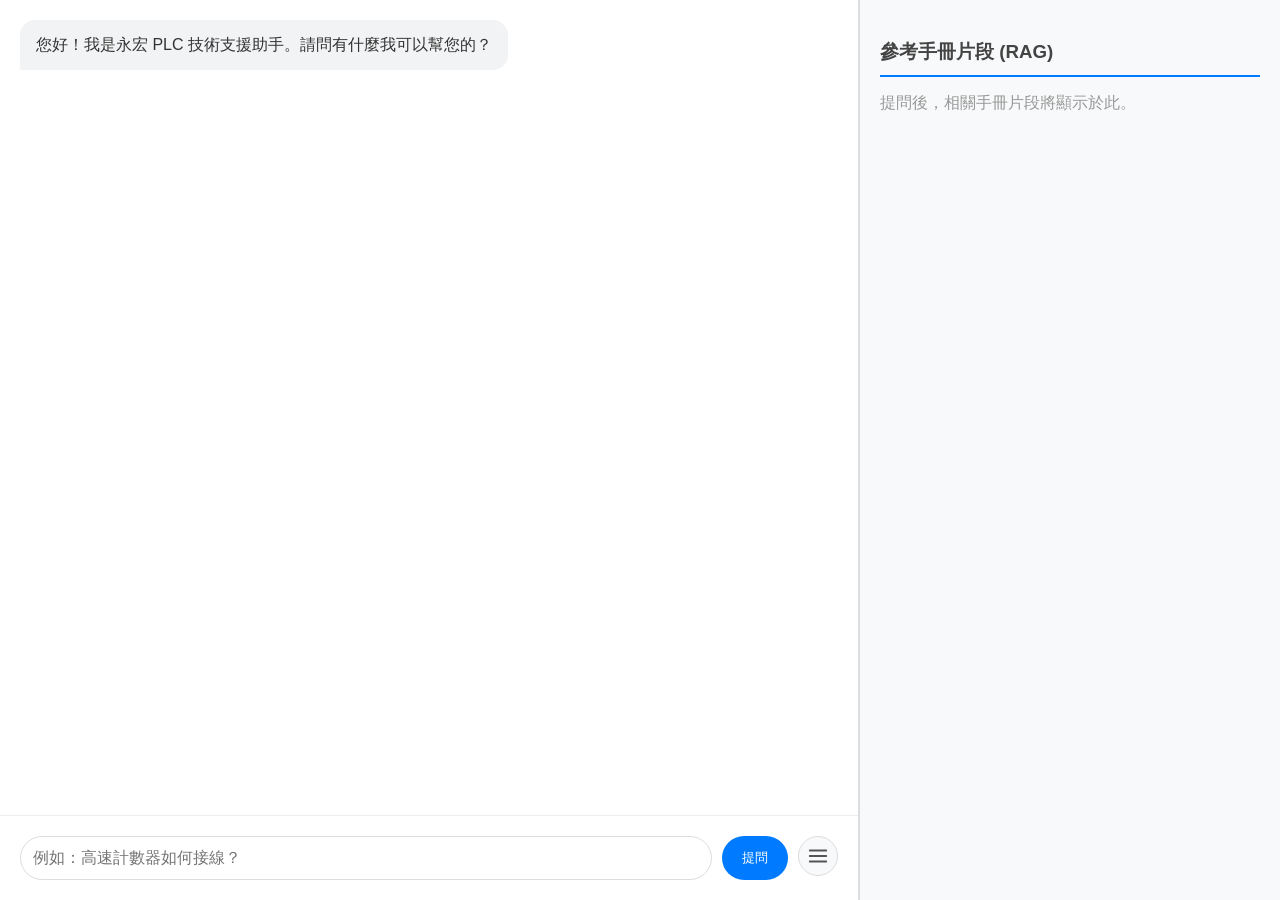
<file: index.html>
<!DOCTYPE html> <!-- 宣告此文件為 HTML5 標準 -->
<html lang="zh-TW"> <!-- 設定網頁語系為繁體中文 -->
<head>
    <meta charset="UTF-8"> <!-- 設定網頁編碼為 UTF-8，避免中文亂碼 -->
    <meta name="viewport" content="width=device-width, initial-scale=1.0"> <!-- name="viewport" 定義這是視窗規格；width=device-width 寬度隨手機調整；initial-scale=1.0 初始不縮放 -->
    <title>永宏 PLC 智能知識庫</title> <!-- 瀏覽器分頁標籤顯示的標題 -->
    <link rel="stylesheet" href="style.css"> <!-- 引入外部 CSS 樣式表 -->
    <!-- 使用本地 Markdown 解析庫 (支援離線使用) -->
    <script src="marked.min.js"></script> <!-- 引入解析 Markdown 格式的工具，目前只使用 marked.parse()方法-->
</head>
<body>
    <div id="chat-container">
        <div id="chat-history">
            <div class="message ai-msg">您好！我是永宏 PLC 技術支援助手。請問有什麼我可以幫您的？</div>
        </div>
        <div id="input-area">
            <input type="text" id="user-input" placeholder="例如：高速計數器如何接線？" onkeypress="if(event.keyCode==13) askQuestion()">
            <button id="send-btn" onclick="askQuestion()">提問</button>
            <button id="stop-btn" onclick="stopWaiting()">停止</button>
            
            <!-- 漢堡選單按鈕 -->
            <div class="menu-container">
                <button id="menu-btn" onclick="toggleMenu()" title="選單">
                    <svg width="24" height="24" viewBox="0 0 24 24" fill="none" stroke="currentColor" stroke-width="2" stroke-linecap="round" stroke-linejoin="round">
                        <line x1="3" y1="12" x2="21" y2="12"></line>
                        <line x1="3" y1="6" x2="21" y2="6"></line>
                        <line x1="3" y1="18" x2="21" y2="18"></line>
                    </svg>
                </button>
                <div id="dropdown-menu" class="dropdown-content">
                    <button onclick="downloadChat()">下載紀錄</button>
                    <button onclick="clearChat()" class="danger-item">清空對話</button>
                </div>
            </div>
            
            <!-- 暫時隱藏連貫對話功能 -->
            <button id="settings-btn" onclick="toggleSettings()" style="display: none;">連貫對話：關</button>
        </div>
    </div>

    <div id="ref-container">
        <h3>參考手冊片段 (RAG) <span id="ref-count"></span></h3>
        <div id="ref-list">
            <p class="text-gray">提問後，相關手冊片段將顯示於此。</p>
        </div>
    </div>

    <script src="script.js"></script> <!-- 引入自訂的邏輯程式碼 (提問、停止、顯示回答等) -->
</body>
</html>
</file>
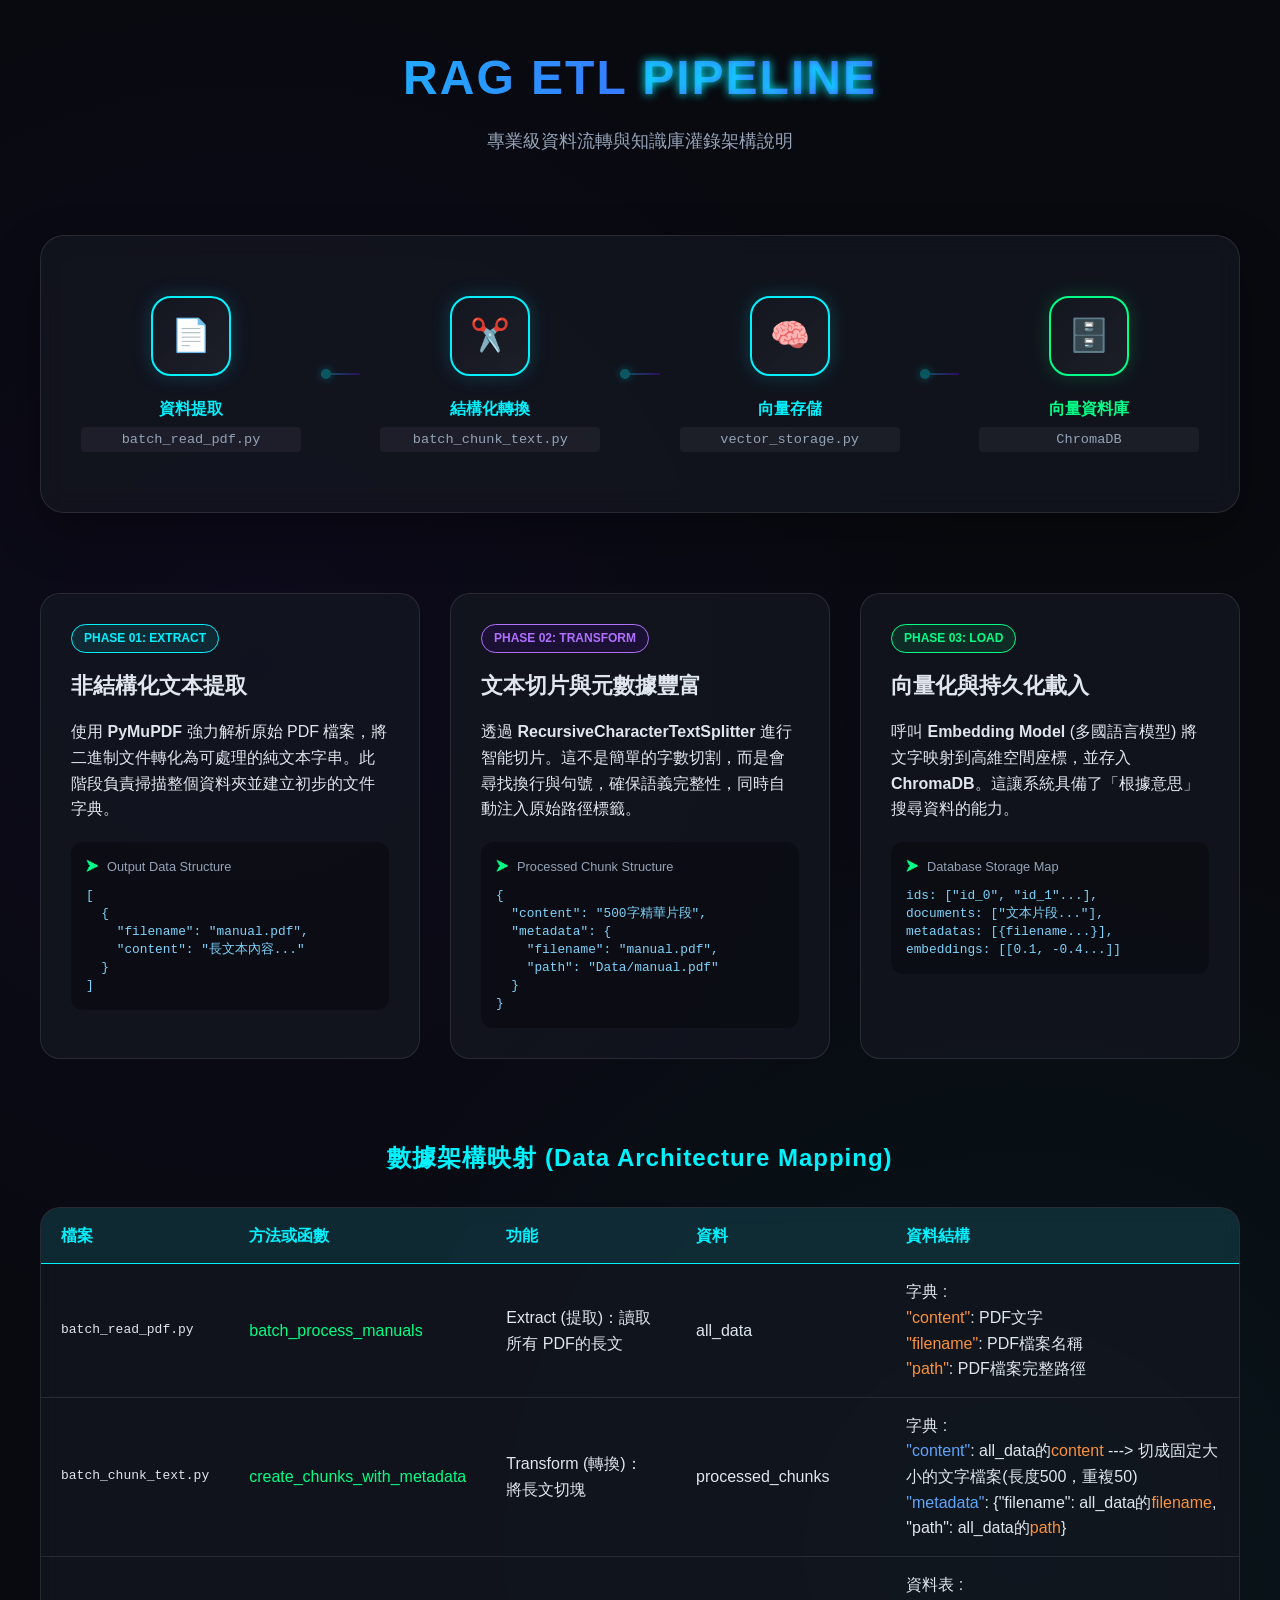
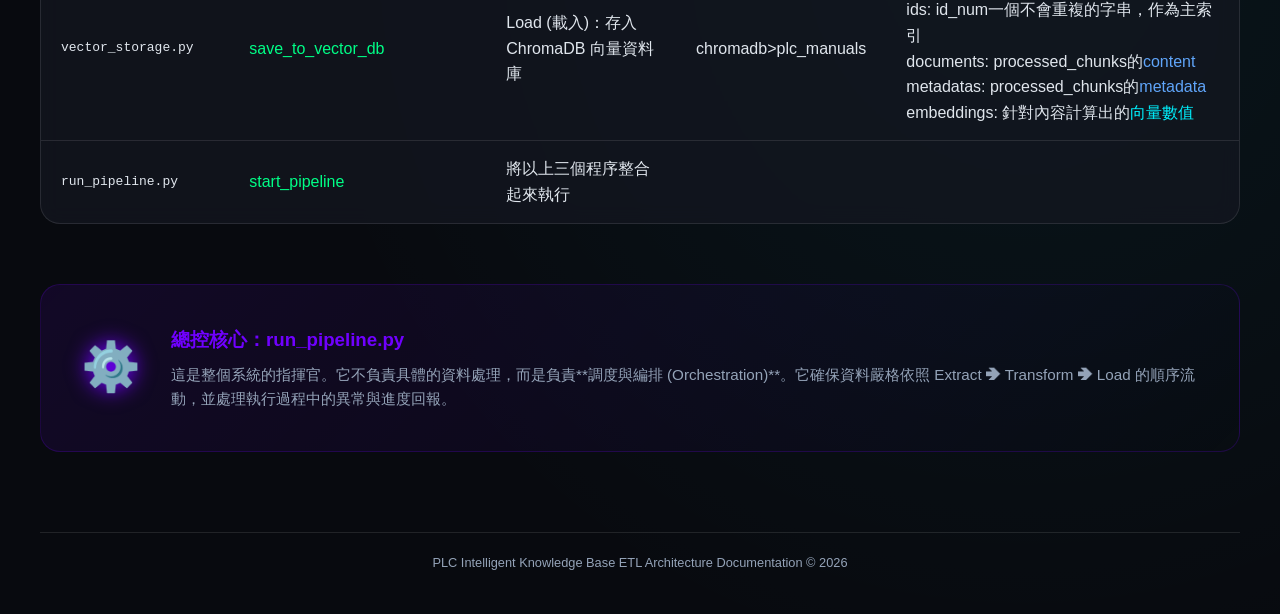
<file: RAG_ETL/ETL_FlowChart.html>
<!DOCTYPE html>
<html lang="zh-TW">
<head>
    <meta charset="UTF-8">
    <meta name="viewport" content="width=device-width, initial-scale=1.0">
    <title>RAG_ETL 專業資料流水線架構圖</title>
    <style>
        :root {
            --bg-color: #080a0f;
            --card-bg: rgba(20, 24, 33, 0.7);
            --primary: #00f2ff;
            --secondary: #7000ff;
            --accent: #00ff87;
            --text-main: #e0e6ed;
            --text-dim: #94a3b8;
            --border: rgba(255, 255, 255, 0.1);
        }

        * {
            margin: 0;
            padding: 0;
            box-sizing: border-box;
            font-family: 'Segoe UI', 'PingFang TC', 'Microsoft JhengHei', sans-serif;
        }

        body {
            background-color: var(--bg-color);
            background-image: 
                radial-gradient(circle at 20% 30%, rgba(112, 0, 255, 0.05) 0%, transparent 40%),
                radial-gradient(circle at 80% 70%, rgba(0, 242, 255, 0.05) 0%, transparent 40%);
            color: var(--text-main);
            line-height: 1.6;
            overflow-x: hidden;
            padding: 40px 20px;
        }

        .container {
            max-width: 1200px;
            margin: 0 auto;
        }

        header {
            text-align: center;
            margin-bottom: 80px;
            animation: fadeInDown 0.8s ease-out;
        }

        h1 {
            font-size: 3rem;
            background: linear-gradient(to right, var(--primary), var(--secondary));
            -webkit-background-clip: text;
            -webkit-text-fill-color: transparent;
            margin-bottom: 10px;
            letter-spacing: 2px;
            text-transform: uppercase;
        }

        .subtitle {
            color: var(--text-dim);
            font-size: 1.1rem;
        }

        /* --- 動態流程圖區域 --- */
        .flow-visualizer {
            background: var(--card-bg);
            border: 1px solid var(--border);
            border-radius: 24px;
            padding: 60px 40px;
            backdrop-filter: blur(12px);
            margin-bottom: 80px;
            box-shadow: 0 20px 50px rgba(0, 0, 0, 0.3);
            position: relative;
            overflow: hidden;
        }

        .pipeline-track {
            display: flex;
            justify-content: space-between;
            align-items: center;
            position: relative;
            z-index: 2;
        }

        .node {
            width: 220px;
            text-align: center;
            position: relative;
            transition: transform 0.3s ease;
        }

        .node:hover {
            transform: translateY(-5px);
        }

        .icon-box {
            width: 80px;
            height: 80px;
            background: linear-gradient(135deg, var(--card-bg), rgba(255,255,255,0.05));
            border: 2px solid var(--primary);
            border-radius: 20px;
            margin: 0 auto 20px;
            display: flex;
            align-items: center;
            justify-content: center;
            font-size: 2rem;
            box-shadow: 0 0 20px rgba(0, 242, 255, 0.2);
        }

        .node-title {
            font-weight: bold;
            color: var(--primary);
            margin-bottom: 5px;
        }

        .node-file {
            font-family: 'Consolas', monospace;
            font-size: 0.85rem;
            color: var(--text-dim);
            background: rgba(255, 255, 255, 0.05);
            padding: 2px 8px;
            border-radius: 4px;
        }

        /* 連接線動畫 */
        .connector {
            flex-grow: 1;
            height: 2px;
            background: linear-gradient(to right, var(--primary), var(--secondary));
            position: relative;
            margin: 0 20px;
            opacity: 0.3;
        }

        .connector::after {
            content: '';
            position: absolute;
            top: -4px;
            left: 0;
            width: 10px;
            height: 10px;
            background: var(--primary);
            border-radius: 50%;
            box-shadow: 0 0 10px var(--primary);
            animation: flowMove 2s infinite linear;
        }

        /* --- 詳細說明卡片 --- */
        .details-grid {
            display: grid;
            grid-template-columns: repeat(auto-fit, minmax(350px, 1fr));
            gap: 30px;
        }

        .detail-card {
            background: var(--card-bg);
            border: 1px solid var(--border);
            border-radius: 20px;
            padding: 30px;
            transition: all 0.3s ease;
        }

        .detail-card:hover {
            border-color: var(--primary);
            box-shadow: 0 10px 30px rgba(0, 242, 255, 0.1);
        }

        .phase-tag {
            display: inline-block;
            padding: 4px 12px;
            border-radius: 50px;
            font-size: 0.75rem;
            font-weight: bold;
            margin-bottom: 15px;
            text-transform: uppercase;
        }

        .tag-extract { background: rgba(0, 242, 255, 0.1); color: var(--primary); border: 1px solid var(--primary); }
        .tag-transform { background: rgba(112, 0, 255, 0.1); color: #b070ff; border: 1px solid #b070ff; }
        .tag-load { background: rgba(0, 255, 135, 0.1); color: var(--accent); border: 1px solid var(--accent); }

        .card-h3 {
            font-size: 1.4rem;
            margin-bottom: 15px;
        }

        .data-schema {
            background: rgba(0, 0, 0, 0.3);
            border-radius: 12px;
            padding: 15px;
            margin-top: 20px;
        }

        .schema-title {
            font-size: 0.8rem;
            color: var(--text-dim);
            margin-bottom: 10px;
            display: flex;
            align-items: center;
        }

        .schema-title::before {
            content: '➤';
            margin-right: 8px;
            color: var(--accent);
        }

        .code-preview {
            font-family: 'Consolas', monospace;
            font-size: 0.8rem;
            color: #7dd3fc;
            line-height: 1.4;
        }

        /* --- 總控中心區塊 --- */
        .orchestrator {
            margin-top: 60px;
            padding: 40px;
            background: linear-gradient(135deg, rgba(112, 0, 255, 0.1), transparent);
            border: 1px solid rgba(112, 0, 255, 0.2);
            border-radius: 20px;
            display: flex;
            align-items: center;
            gap: 30px;
        }

        .brain-icon {
            font-size: 3rem;
            filter: drop-shadow(0 0 10px var(--secondary));
        }

        /* 動畫定義 */
        @keyframes flowMove {
            0% { left: 0; opacity: 0; }
            50% { opacity: 1; }
            100% { left: 100%; opacity: 0; }
        }

        @keyframes fadeInDown {
            from { opacity: 0; transform: translateY(-30px); }
            to { opacity: 1; transform: translateY(0); }
        }

        .glow-text {
            text-shadow: 0 0 10px var(--primary);
        }

        @media (max-width: 900px) {
            .pipeline-track {
                flex-direction: column;
                gap: 40px;
            }
            .connector {
                width: 2px;
                height: 40px;
                margin: 10px 0;
            }
            .connector::after {
                animation: flowMoveVertical 2s infinite linear;
            }
        }

        @keyframes flowMoveVertical {
            0% { top: 0; opacity: 0; }
            50% { opacity: 1; }
            100% { top: 100%; opacity: 0; }
        }
    </style>
</head>
<body>

<div class="container">
    <header>
        <h1>RAG ETL <span class="glow-text">Pipeline</span></h1>
        <p class="subtitle">專業級資料流轉與知識庫灌錄架構說明</p>
    </header>

    <!-- 視覺化流程圖 -->
    <div class="flow-visualizer">
        <div class="pipeline-track">
            <div class="node">
                <div class="icon-box">📄</div>
                <div class="node-title">資料提取</div>
                <div class="node-file">batch_read_pdf.py</div>
            </div>

            <div class="connector"></div>

            <div class="node">
                <div class="icon-box">✂️</div>
                <div class="node-title">結構化轉換</div>
                <div class="node-file">batch_chunk_text.py</div>
            </div>

            <div class="connector"></div>

            <div class="node">
                <div class="icon-box">🧠</div>
                <div class="node-title">向量存儲</div>
                <div class="node-file">vector_storage.py</div>
            </div>

            <div class="connector"></div>

            <div class="node" style="border-color: var(--accent);">
                <div class="icon-box" style="border-color: var(--accent); box-shadow: 0 0 20px rgba(0, 255, 135, 0.2);">🗄️</div>
                <div class="node-title" style="color: var(--accent);">向量資料庫</div>
                <div class="node-file">ChromaDB</div>
            </div>
        </div>
    </div>

    <!-- 詳細說明網格 -->
    <div class="details-grid">
        <!-- Card 1 -->
        <div class="detail-card">
            <span class="phase-tag tag-extract">Phase 01: Extract</span>
            <h3 class="card-h3">非結構化文本提取</h3>
            <p>使用 <b>PyMuPDF</b> 強力解析原始 PDF 檔案，將二進制文件轉化為可處理的純文本字串。此階段負責掃描整個資料夾並建立初步的文件字典。</p>
            <div class="data-schema">
                <div class="schema-title">Output Data Structure</div>
                <div class="code-preview">
                    [<br>
                    &nbsp;&nbsp;{<br>
                    &nbsp;&nbsp;&nbsp;&nbsp;"filename": "manual.pdf",<br>
                    &nbsp;&nbsp;&nbsp;&nbsp;"content": "長文本內容..."<br>
                    &nbsp;&nbsp;}<br>
                    ]
                </div>
            </div>
        </div>

        <!-- Card 2 -->
        <div class="detail-card">
            <span class="phase-tag tag-transform">Phase 02: Transform</span>
            <h3 class="card-h3">文本切片與元數據豐富</h3>
            <p>透過 <b>RecursiveCharacterTextSplitter</b> 進行智能切片。這不是簡單的字數切割，而是會尋找換行與句號，確保語義完整性，同時自動注入原始路徑標籤。</p>
            <div class="data-schema">
                <div class="schema-title">Processed Chunk Structure</div>
                <div class="code-preview">
                    {<br>
                    &nbsp;&nbsp;"content": "500字精華片段",<br>
                    &nbsp;&nbsp;"metadata": {<br>
                    &nbsp;&nbsp;&nbsp;&nbsp;"filename": "manual.pdf",<br>
                    &nbsp;&nbsp;&nbsp;&nbsp;"path": "Data/manual.pdf"<br>
                    &nbsp;&nbsp;}<br>
                    }
                </div>
            </div>
        </div>

        <!-- Card 3 -->
        <div class="detail-card">
            <span class="phase-tag tag-load">Phase 03: Load</span>
            <h3 class="card-h3">向量化與持久化載入</h3>
            <p>呼叫 <b>Embedding Model</b> (多國語言模型) 將文字映射到高維空間座標，並存入 <b>ChromaDB</b>。這讓系統具備了「根據意思」搜尋資料的能力。</p>
            <div class="data-schema">
                <div class="schema-title">Database Storage Map</div>
                <div class="code-preview">
                    ids: ["id_0", "id_1"...],<br>
                    documents: ["文本片段..."],<br>
                    metadatas: [{filename...}],<br>
                    embeddings: [[0.1, -0.4...]]

                </div>
            </div>
        </div>
    </div>

    <!-- 數據架構映射表 -->
    <div class="mapping-section" style="margin-top: 80px;">
        <h2 style="color: var(--primary); margin-bottom: 30px; text-align: center; letter-spacing: 1px;">數據架構映射 (Data Architecture Mapping)</h2>
        <div class="table-container" style="background: var(--card-bg); border: 1px solid var(--border); border-radius: 20px; overflow-x: auto; backdrop-filter: blur(10px);">
            <table style="width: 100%; border-collapse: collapse; text-align: left; min-width: 1000px;">
                <thead>
                    <tr style="background: rgba(0, 242, 255, 0.1); border-bottom: 1px solid var(--primary);">
                        <th style="padding: 15px 20px; color: var(--primary); width: 10%;">檔案</th>
                        <th style="padding: 15px 20px; color: var(--primary); width: 20%;">方法或函數</th>
                        <th style="padding: 15px 20px; color: var(--primary); width: 20%;">功能</th>
                        <th style="padding: 15px 20px; color: var(--primary); width: 10%;">資料</th>
                        <th style="padding: 15px 20px; color: var(--primary); width: 40%;">資料結構</th>
                    </tr>
                </thead>
                <tbody>
                    <tr style="border-bottom: 1px solid var(--border); transition: background 0.3s;" onmouseover="this.style.background='rgba(255,255,255,0.03)'" onmouseout="this.style.background='transparent'">
                        <td style="padding: 15px 20px; font-family: monospace;">batch_read_pdf.py</td>
                        <td style="padding: 15px 20px; color: var(--accent);">batch_process_manuals</td>
                        <td style="padding: 15px 20px;">Extract (提取)：讀取所有 PDF的長文</td>
                        <td style="padding: 15px 20px;">all_data</td>
                        <td style="padding: 15px 20px; line-height: 1.6;">
                            字典 :<br>
                            <span style="color: #fb923c;">"content"</span>: PDF文字<br>
                            <span style="color: #fb923c;">"filename"</span>: PDF檔案名稱<br>
                            <span style="color: #fb923c;">"path"</span>: PDF檔案完整路徑
                        </td>
                    </tr>
                    <tr style="border-bottom: 1px solid var(--border); transition: background 0.3s;" onmouseover="this.style.background='rgba(255,255,255,0.03)'" onmouseout="this.style.background='transparent'">
                        <td style="padding: 15px 20px; font-family: monospace;">batch_chunk_text.py</td>
                        <td style="padding: 15px 20px; color: var(--accent);">create_chunks_with_metadata</td>
                        <td style="padding: 15px 20px;">Transform (轉換)：將長文切塊</td>
                        <td style="padding: 15px 20px;">processed_chunks</td>
                        <td style="padding: 15px 20px; line-height: 1.6;">
                            字典 :<br>
                            <span style="color: #60a5fa;">"content"</span>: all_data的<span style="color: #fb923c;">content</span> ---&gt; 切成固定大小的文字檔案(長度500，重複50)<br>
                            <span style="color: #60a5fa;">"metadata"</span>: {"filename": all_data的<span style="color: #fb923c;">filename</span>, "path": all_data的<span style="color: #fb923c;">path</span>}
                        </td>
                    </tr>
                    <tr style="border-bottom: 1px solid var(--border); transition: background 0.3s;" onmouseover="this.style.background='rgba(255,255,255,0.03)'" onmouseout="this.style.background='transparent'">
                        <td style="padding: 15px 20px; font-family: monospace;">vector_storage.py</td>
                        <td style="padding: 15px 20px; color: var(--accent);">save_to_vector_db</td>
                        <td style="padding: 15px 20px;">Load (載入)：存入 ChromaDB 向量資料庫</td>
                        <td style="padding: 15px 20px;">chromadb&gt;plc_manuals</td>
                        <td style="padding: 15px 20px; line-height: 1.6;">
                            資料表 :<br>
                            ids: id_num一個不會重複的字串，作為主索引<br>
                            documents: processed_chunks的<span style="color: #60a5fa;">content</span><br>
                            metadatas: processed_chunks的<span style="color: #60a5fa;">metadata</span><br>
                            embeddings: 針對內容計算出的<span style="color: #00f2ff;">向量數值</span>

                        </td>
                    </tr>

                    <tr style="transition: background 0.3s;" onmouseover="this.style.background='rgba(255,255,255,0.03)'" onmouseout="this.style.background='transparent'">
                        <td style="padding: 15px 20px; font-family: monospace;">run_pipeline.py</td>
                        <td style="padding: 15px 20px; color: var(--accent);">start_pipeline</td>
                        <td style="padding: 15px 20px;">將以上三個程序整合起來執行</td>
                        <td style="padding: 15px 20px;"></td>
                        <td style="padding: 15px 20px;"></td>
                    </tr>
                </tbody>
            </table>
        </div>
    </div>


    <!-- 總控中心 -->

    <div class="orchestrator">
        <div class="brain-icon">⚙️</div>
        <div>
            <h3 style="color: var(--secondary); margin-bottom: 8px;">總控核心：run_pipeline.py</h3>
            <p style="color: var(--text-dim); font-size: 0.95rem;">
                這是整個系統的指揮官。它不負責具體的資料處理，而是負責**調度與編排 (Orchestration)**。它確保資料嚴格依照 Extract ➔ Transform ➔ Load 的順序流動，並處理執行過程中的異常與進度回報。
            </p>
        </div>
    </div>

    <footer style="margin-top: 80px; text-align: center; color: var(--text-dim); font-size: 0.8rem; border-top: 1px solid var(--border); padding-top: 20px;">
        PLC Intelligent Knowledge Base ETL Architecture Documentation &copy; 2026
    </footer>
</div>

<script>
    // 增加一點微動效，讓滑鼠移動時卡片有微弱的跟隨光影
    document.querySelectorAll('.detail-card').forEach(card => {
        card.addEventListener('mousemove', e => {
            const rect = card.getBoundingClientRect();
            const x = e.clientX - rect.left;
            const y = e.clientY - rect.top;
            card.style.background = `radial-gradient(circle at ${x}px ${y}px, rgba(0, 242, 255, 0.05) 0%, transparent 80%), var(--card-bg)`;
        });
        card.addEventListener('mouseleave', () => {
            card.style.background = 'var(--card-bg)';
        });
    });
</script>

</body>
</html>
</file>
<file: style.css>
/* 基本佈局 */
html {
    height: 100vh;
    height: 100dvh;
}

body {
    font-family: "Microsoft JhengHei", sans-serif; /* 設定字體優先順序，首選微軟正黑體 */
    display: flex; /* 彈性佈局(Flexbox)，預設橫向排列，讓聊天區與參考區左右並排 */
    height: 100%;
    margin: 0; /* 清除瀏覽器預設的邊距 */
    background: #f0f2f5; /* 設定底色為淡灰色 */
}

/* 左側對話區 */
#chat-container {
    flex: 1; /* 彈性分配比例；設定為 1 表示自動佔滿除了右側固定區塊之外的所有剩餘寬度 */
    display: flex; /* 內部也使用彈性佈局 */
    flex-direction: column; /* 內容由上往垂直排列 */
    border-right: 2px solid #ddd; /* 右邊邊界線 */
    background: white; /* 對話區背景 */
}

/* 歷史對話紀錄區域：存放所有聊天氣泡(對話內容)的地方 */
#chat-history {
    flex: 1; /* 在垂直佈局中設定為 1，表示自動佔滿除了輸入區之外的所有剩餘高度 */
    padding: 20px; /* 內部邊距 */
    overflow-y: auto; /* 過多時產生垂直捲軸 */
    display: flex; /* 彈性佈局；這是啟動 align-self 的必要前提，讓使用者訊息靠右、AI 靠左對齊 */
    flex-direction: column; /* 訊息由上往下排 */
    gap: 15px; /* 訊息與訊息之間的間距 */
}

/* 訊息氣泡樣式 */
.message {
    padding: 12px 16px; /* 訊息內部的上下左右間距 */
    border-radius: 15px; /* 氣泡圓角設定 */
    max-width: 80%; /* 訊息最寬只佔畫面 80% */
    line-height: 1.6; /* 行高，倍數單位(文字大小 * 1.6) */
    word-wrap: break-word; /* 當單字太長時自動換行，避免破圖 */
}

/* 使用者訊息氣泡樣式 */
.user-msg { 
    background: #007bff; /* 使用者藍色背景 */
    color: white; /* 文字白色 */
    align-self: flex-end; /* 將訊息推向右側對齊 */
    border-bottom-right-radius: 2px; /* 產生對話標記感 */
}

/* AI 訊息氣泡樣式 */
.ai-msg { 
    background: #f1f3f4; /* AI 淺灰色背景 */
    color: #333; /* 文字深灰色 */
    align-self: flex-start; /* 將訊息推向左側對齊 */
    border-bottom-left-radius: 2px;
}

/* 針對 Markdown 產生的 HTML 標籤進行微調 */
.ai-msg p { margin: 5px 0; }               /* 段落間距 */
.ai-msg ul, .ai-msg ol { padding-left: 20px; margin: 10px 0; } /* 清單縮進 */
.ai-msg li { margin-bottom: 5px; }         /* 清單項目間距 */
.ai-msg strong { color: #000; }            /* 粗體字加深顏色 */

/* 程式碼區塊樣式 (例如：PLC 範例程式) */
.ai-msg pre {
    background: #2d2d2d;                      /* 深色背景 */
    color: #f8f8f2;                           /* 淺色文字 */
    padding: 15px;
    border-radius: 8px;
    overflow-x: auto;                         /* 若太長則顯示橫向捲軸 */
    font-family: 'Consolas', monospace;       /* 使用等寬字體 */
    margin: 10px 0;
}

/* 行內程式碼樣式 (例如：指令或暫存器名稱) */
.ai-msg code {
    background: #e9ecef;                      /* 淺灰色背景 */
    padding: 2px 4px;
    border-radius: 4px;
    color: #d63384;                           /* 桃紅色文字，突顯重點 */
    font-family: 'Consolas', monospace;
}

/* 排除掉 pre 內部的 code 背景，避免重複疊加 */
.ai-msg pre code {
    background: none;
    padding: 0;
    color: inherit;
}

/* 表格基礎樣式 */
.ai-msg table {
    border-collapse: collapse;                /* 合併邊框 */
    width: 100%;
    margin: 10px 0;
}

/* 表格儲存格樣式 */
.ai-msg td {
    border: 1px solid #dee2e6;                /* 稍微加深邊框顏色 */
    padding: 10px 12px;                       /* 增加內邊距，讓文字不擁擠 */
    text-align: left;
    background-color: #d5e0eb;
}

/* 表格標題列：顏色加深，文字加粗 */
.ai-msg th {
    border: 1px solid #dee2e6;                /* 稍微加深邊框顏色 */
    padding: 10px 12px;                       /* 增加內邊距，讓文字不擁擠 */
    text-align: left;
    background-color: #9abde0;                /* 明顯的灰色背景 */
    font-weight: bold;
    color: #212529;
}

/* 滑鼠懸停效果：增加互動感 */
.ai-msg tr:hover {
    background-color: #f1f3f4;
}

/* 輸入區 */
#input-area {
    padding: 20px; /* 邊距 */
    border-top: 1px solid #eee; /* 上方區隔線 */
    display: flex; /* 輸入框跟按鈕並排 */
    gap: 10px; /* 間距 */
}



/* 文字輸入框基礎樣式 */
input { 
    flex: 1; /* 自動撐滿剩餘寬度 */
    padding: 12px; /* 文字間距 */
    border: 1px solid #ddd; /* 淺灰色邊框 */
    border-radius: 25px; /* 圓柱狀外觀 */
    outline: none; /* 移除瀏覽器內建且較粗的點擊外環 (Focus Ring) */
    font-size: 16px;
}
input:focus { border-color: #007bff; } /* 當輸入框被點擊(聚焦)時，邊框變藍色 */

/* 通用按鈕基礎樣式 */
button {
    padding: 10px 20px;
    border: none;
    border-radius: 25px;
    cursor: pointer;
    font-weight: 500;
    transition: background 0.2s; /* 增加過渡效果讓點擊感更平滑 */
}

/* 漢堡選單容器 */
.menu-container {
    position: relative;
    display: inline-block;
}

/* 選單按鈕樣式 */
#menu-btn {
    background: #f8f9fa;
    border: 1px solid #ddd;
    color: #555;
    padding: 8px;
    width: 40px;
    height: 40px;
    display: flex;
    align-items: center;
    justify-content: center;
    border-radius: 50%;
    transition: all 0.2s;
}

#menu-btn:hover {
    background: #e9ecef;
    color: #000;
}

/* 下拉選單內容 */
.dropdown-content {
    display: none; /* 預設隱藏 */
    position: absolute;
    bottom: 50px; /* 彈出位置在按鈕上方 */
    right: 0;
    background-color: white;
    min-width: 140px;
    box-shadow: 0 8px 16px rgba(0,0,0,0.15);
    border-radius: 8px;
    z-index: 1000;
    overflow: hidden;
    border: 1px solid #eee;
}

/* 選單內的按鈕樣式 */
.dropdown-content button {
    width: 100%;
    text-align: left;
    padding: 12px 16px;
    background: none;
    border: none;
    border-radius: 0;
    font-size: 14px;
    color: #333;
    cursor: pointer;
    transition: background 0.2s;
}

.dropdown-content button:hover {
    background-color: #f1f3f4; /* 滑過時變深色 */
}

/* 警示項目的顏色 */
.dropdown-content button.danger-item {
    color: #dc3545;
}
.dropdown-content button.danger-item:hover {
    background-color: #fff5f5;
}

/* 顯示選單的類別 */
.show {
    display: block !important;
}

button#send-btn { background: #007bff; color: white; }
button#send-btn:hover { background: #0056b3; }

button#stop-btn { background: #dc3535; color: white; border: 1px solid #ddd; }
button#stop-btn:hover { background: #b02a2a; }

/* 右側參考區 */
#ref-container {
    width: 380px; /* 固定寬度 380px */
    padding: 20px; /* 內部邊距 */
    overflow-y: auto; /* 顯示捲軸 */
    background: #f8f9fa; /* 淺灰色背景 */
}



/* 參考資料標題與筆數排列 */
#ref-container h3 {
    color: #444;
    margin-bottom: 10px; /* 藍色底線與下方卡片的距離 */
    padding-bottom: 10px; /* 文字與藍色底線之間的距離 */
    border-bottom: 2px solid #007bff;
    display: flex;
    align-items: center; /* 垂直居中對齊：讓大小字體在中線對齊 */
    justify-content: space-between; /* 左右撐開：標題靠左，筆數靠右 */
}

/* 參考資料筆數的樣式 */
#ref-count {
    font-size: 0.85em;
    color: #888;
    font-weight: normal; /* 取消粗體：讓筆數資訊看起來像副標題 */
}

/* 參考卡片樣式 */
.ref-card {
    background: white; /* 背景白色 */
    padding: 15px; /* 內部間距 */
    margin-bottom: 15px; /* 卡片間距 */
    border-radius: 8px; /* 圓角 */
    font-size: 0.9em; /* 相對於父元素的字體倍率 (0.9em = 90%) */
    box-shadow: 0 2px 5px rgba(0, 0, 0, 0.05); /* 陰影：水平 0, 垂直 2px, 模糊 5px, 透明度 5% 黑 */
    border-left: 4px solid #28a745; /* 左側 4px 綠線代表參考來源 */
}
.ref-card strong { color: #007bff; } /* 卡片標題(來源)顏色 */
.ref-card p { color: #666; margin: 8px 0; } /* 內容摘要文字顏色與上下間距 */

/* 開啟 PDF 按鈕 */
.open-btn {
    background: #28a745; /* 開啟 PDF 使用綠色 */
    color: white; /* 白色文字 */
    border: none;
    padding: 5px 12px;
    border-radius: 4px;
    cursor: pointer;
    font-size: 0.85em;
}
.open-btn:hover { background: #218838; }

/* 針對對話框內按鈕的微調 */
.message .open-btn {
    margin: 5px 2px;
    vertical-align: middle;
}

/* --- 動態功能樣式 (從 HTML 搬移至此) --- */

/* 思考中動畫 */
.loading-dots::after {
    content: '...';                               /* 在元素內容後方插入點號 */
    display: inline-block;                        /* 設為行內區塊，以便設定寬度 */
    width: 3em;                                   /* 固定寬度，防止點號增減時導致訊息框抖動 */
    text-align: left;                             /* 文字靠左對齊 */
    animation: dots 2s steps(5, end) infinite;    /* 執行動畫，週期 2 秒，無限循環 */
}

/* 定義點點點的跳動幀數 */
@keyframes dots { 
    0%, 15% { content: '.'; }                      
    30% { content: '...'; }                         
    45% { content: '.....'; }                        
    60% { content: '.......'; }                       
    75% { content: '.........'; }                     
    90% { content: '...........'; }                     
}

/* 當輸入框與按鈕處於禁用 (disabled) 狀態時的樣式 */
input:disabled, button:disabled { 
    opacity: 0.6;                                 
    cursor: not-allowed;                          
}

/* 停止按鈕樣式 (發送後由 JS 顯示) */
button#stop-btn {
    background: #dc3545;
    color: white;
    border: none;
    border-radius: 25px;
    padding: 10px 20px;
    cursor: pointer;
    font-weight: 500;
    display: none;
    transition: background 0.2s;
}
button#stop-btn:hover { background: #c82333; }

/* 顏色工具類別 */
.text-red { color: red; }
.text-orange { color: orange; }
.text-gray { color: #999; }

/* --- RWD: iPad & Mobile Optimization --- */
@media (max-width: 1024px) {
    body {
        flex-direction: column; /* 改為上下堆疊 */
    }

    #chat-container {
        height: 60%;
        flex: none;
        border-right: none;
        border-bottom: 2px solid #ddd;
    }

    #ref-container {
        height: 40%;
        flex: none;
        width: 100%;
        box-sizing: border-box;
    }

    /* 縮小氣泡最大寬度，避免在小螢幕太佔空間 */
    .message {
        max-width: 90%;
    }

    /* 調整輸入區在小螢幕的間距 */
    #input-area {
        padding: 15px; /* 直向模式下，輸入區位於中間，不需加安全區域補償 */
    }
}



/* 橫向模式 (Landscape)：維持左右並排，但改用百分比寬度 */
@media (max-width: 1024px) and (orientation: landscape) {
    #ref-container {
        width: 30%; /* 從固定的 380px 改為彈性的 30%，確保不會擠壓聊天區 */
        min-width: 300px;
    }
}
</file>
